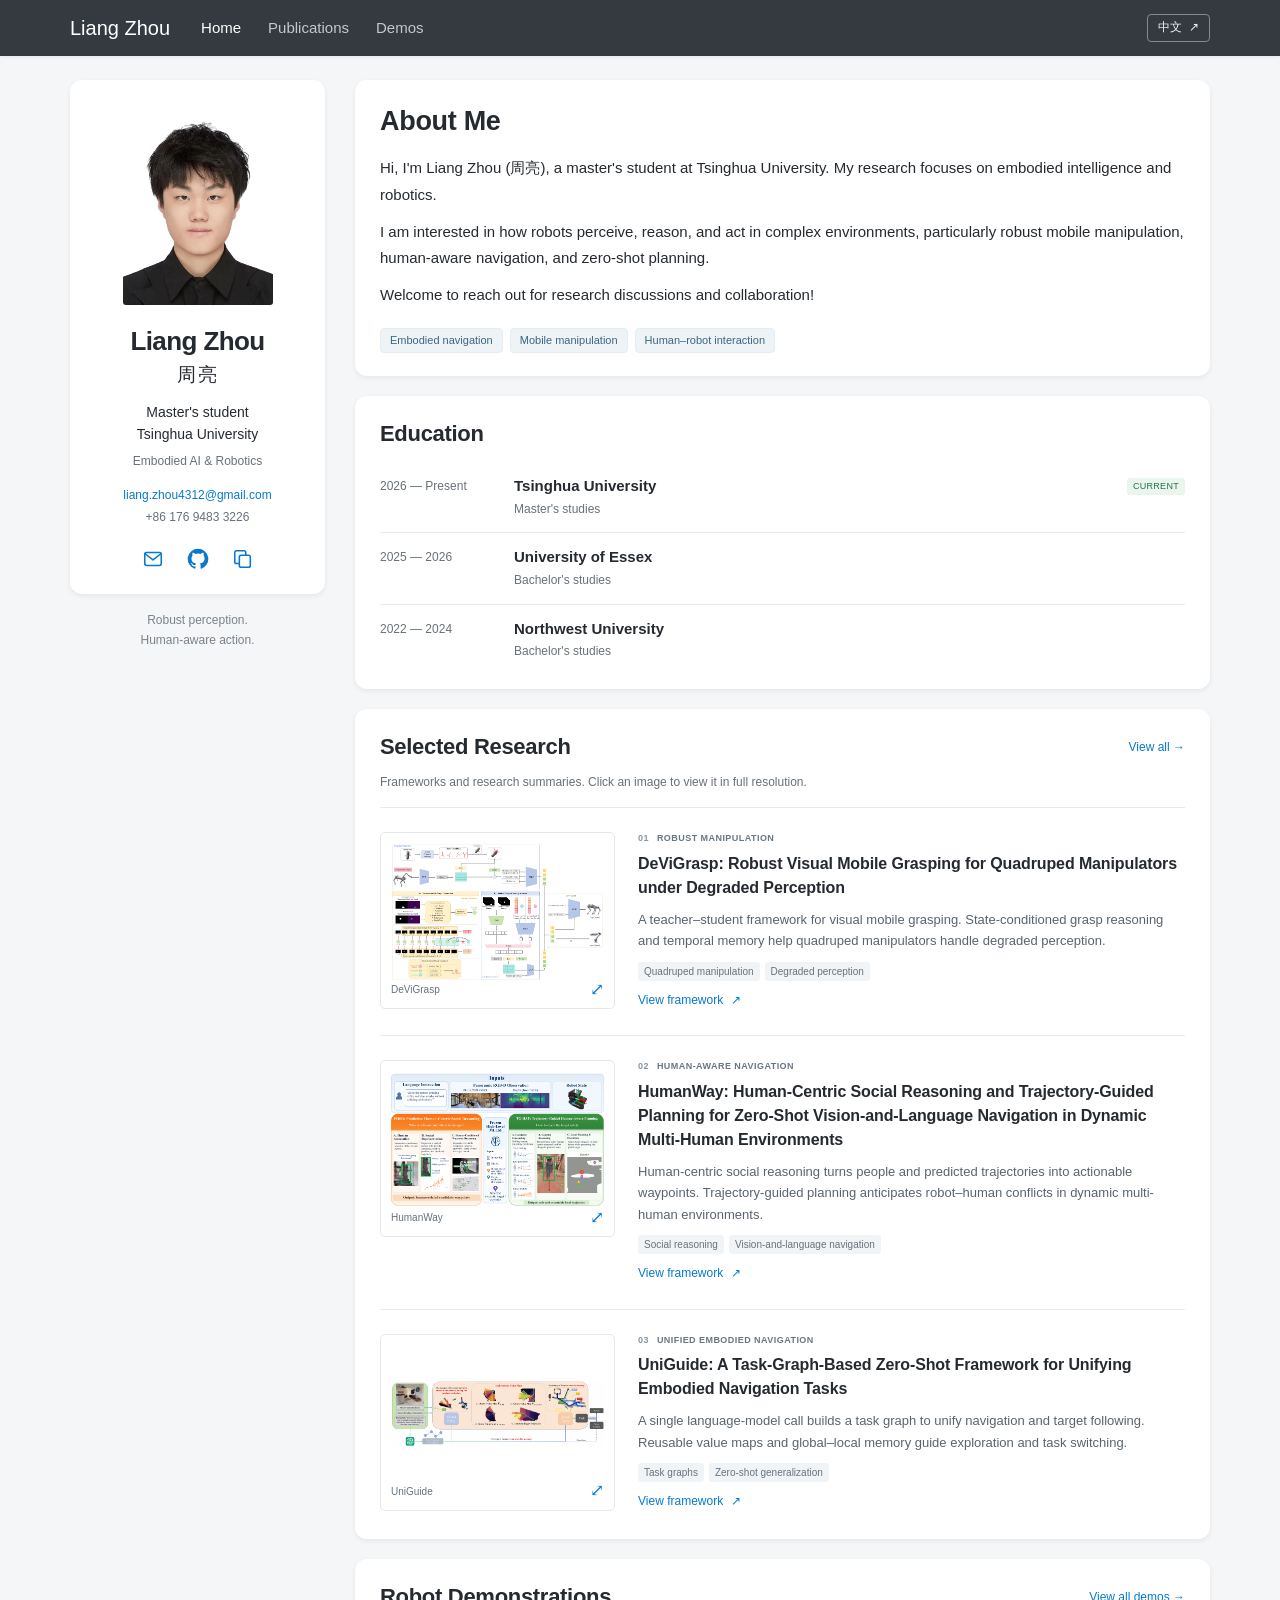
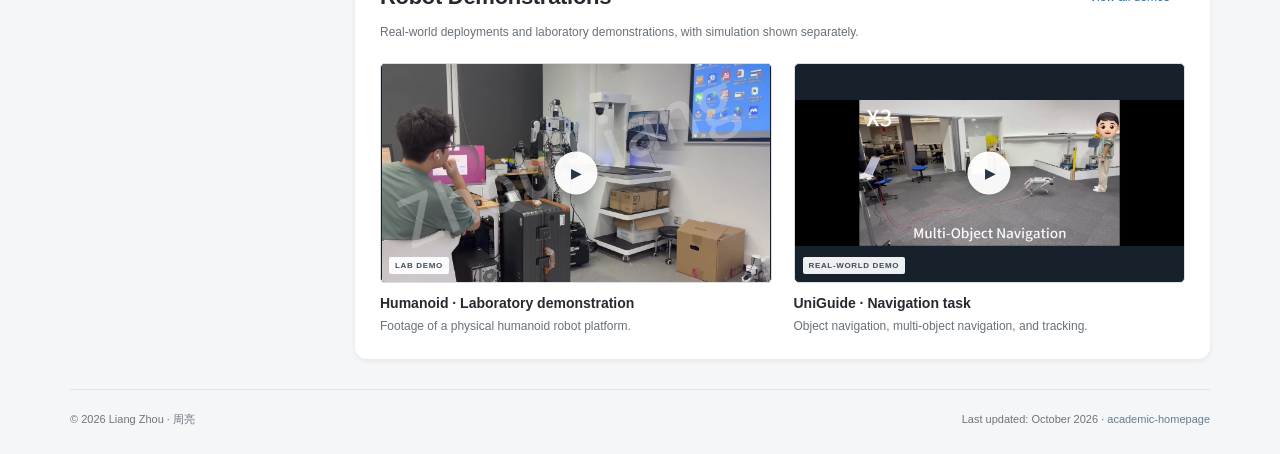
<file: index.html>
<!doctype html>
<html lang="en">
<head>
<meta charset="utf-8"><meta name="viewport" content="width=device-width,initial-scale=1"><meta name="theme-color" content="#343a40">
<title>Homepage - Liang Zhou · 周亮</title>
<meta name="description" content="Liang Zhou (周亮), master's student at Tsinghua University. Research in embodied navigation, human-aware planning, and robust mobile manipulation.">
<meta name="author" content="Liang Zhou"><meta property="og:title" content="Liang Zhou · 周亮"><meta property="og:description" content="Embodied intelligence, robust mobile manipulation and human-aware navigation."><meta property="og:type" content="website"><meta property="og:image" content="https://liangzhou4312-afk.github.io/assets/images/liang-zhou.jpg">
<link rel="canonical" href="https://liangzhou4312-afk.github.io/">
<link rel="icon" type="image/svg+xml" href="assets/icons/favicon.svg"><link rel="stylesheet" href="styles.css"><script defer src="script.js"></script>
</head>
<body data-page="home">
<a class="skip-link" href="#main" data-i18n="skip">Skip to content</a>
<header class="site-header"><div class="nav-wrap"><a class="wordmark" href="index.html">Liang Zhou</a><nav aria-label="Main navigation"><a href="index.html" data-i18n="navHome" class="active" aria-current="page">Home</a><a href="publications.html" data-i18n="navPublications">Publications</a><a href="showcase.html" data-i18n="navDemos">Demos</a></nav><button id="language-toggle" class="language-toggle" type="button" aria-label="切换到中文">中文</button></div></header>
<div class="site-layout"><aside class="profile-sidebar" aria-label="Personal profile">
  <div class="profile-card">
    <a href="index.html" class="portrait-link"><img class="portrait" src="assets/images/liang-zhou.jpg" width="150" height="200" alt="Portrait of Liang Zhou" fetchpriority="high"></a>
    <h1 class="profile-name">Liang Zhou <span lang="zh-CN">周亮</span></h1>
    <p class="profile-role" data-i18n="degreeRole">Master's student</p>
    <p class="profile-university">Tsinghua University</p>
    <p class="profile-field" data-i18n="profileField">Embodied AI & Robotics</p>
    <a class="profile-email" href="mailto:liang.zhou4312@gmail.com">liang.zhou4312@gmail.com</a>
    <a class="profile-phone" href="tel:+8617694833226">+86 176 9483 3226</a>
    <div class="profile-socials"><a href="mailto:liang.zhou4312@gmail.com" aria-label="Email Liang Zhou"><svg aria-hidden="true"><use href="#icon-mail"/></svg></a><a href="https://github.com/liangzhou4312-afk" target="_blank" rel="noopener noreferrer" aria-label="Liang Zhou on GitHub"><svg aria-hidden="true"><use href="#icon-github"/></svg></a><button id="copy-email" type="button" aria-label="Copy email address" title="Copy email"><svg aria-hidden="true"><use href="#icon-copy"/></svg></button></div>
  </div>
  <p class="sidebar-note" data-i18n="sidebarNote">Robust perception.
Human-aware action.</p>
</aside><main id="main" class="main-column"><section id="about" class="panel about-panel">
  <h2 data-i18n="aboutHeading">About Me</h2>
  <p data-i18n="aboutIntro">Hi, I'm Liang Zhou (周亮), a master's student at Tsinghua University. My research focuses on embodied intelligence and robotics.</p>
  <p data-i18n="aboutResearch">I am interested in how robots perceive, reason, and act in complex environments, particularly robust mobile manipulation, human-aware navigation, and zero-shot planning.</p>
  <p data-i18n="aboutWelcome">Welcome to reach out for research discussions and collaboration!</p>
  <div class="interest-tags"><span data-i18n="interest1">Embodied navigation</span><span data-i18n="interest2">Mobile manipulation</span><span data-i18n="interest3">Human–robot interaction</span></div>
</section><section id="education" class="panel education-panel"><h2 data-i18n="educationHeading">Education</h2><div class="education-list">
        <div class="education-row current"><div class="education-date" data-i18n="tsinghuaDate">2026 — Present</div><div class="education-school"><h3>Tsinghua University</h3><p data-i18n="master">Master's studies</p></div><span class="education-status" data-i18n="current">CURRENT</span></div>
        <div class="education-row"><div class="education-date">2025 — 2026</div><div class="education-school"><h3>University of Essex</h3><p data-i18n="bachelor">Bachelor's studies</p></div></div>
        <div class="education-row"><div class="education-date">2022 — 2024</div><div class="education-school"><h3>Northwest University</h3><p data-i18n="bachelor">Bachelor's studies</p></div></div></div></section><section id="research" class="panel research-panel"><div class="panel-heading"><h2 data-i18n="researchHeading">Selected Research</h2><a class="section-more" href="publications.html" data-i18n="viewAllResearch">View all →</a></div><p class="panel-note" data-i18n="frameworkNote">Frameworks and research summaries. Click an image to view it in full resolution.</p><div class="research-list">
        <article class="research-item">
          <button class="framework-button" type="button" data-figure="assets/images/devigrasp-framework.png" data-figure-title="DeViGrasp — Framework" aria-label="Enlarge DeViGrasp framework">
            <img src="assets/images/devigrasp-framework.png" alt="DeViGrasp framework for visual mobile grasping under degraded perception" loading="lazy" width="1200" height="620">
            <span class="image-label">DeViGrasp <span aria-hidden="true">⤢</span></span>
          </button>
          <div class="research-copy"><div class="paper-kicker"><span>01</span><span data-i18n="deviCategory">ROBUST MANIPULATION</span></div><h3>DeViGrasp: Robust Visual Mobile Grasping for Quadruped Manipulators under Degraded Perception</h3><p data-i18n="deviSummary">A teacher–student framework for visual mobile grasping. State-conditioned grasp reasoning and temporal memory help quadruped manipulators handle degraded perception.</p><div class="tags"><span data-i18n="tagQuadruped">Quadruped manipulation</span><span data-i18n="tagPerception">Degraded perception</span></div><button class="inline-action" type="button" data-figure="assets/images/devigrasp-framework.png" data-figure-title="DeViGrasp — Framework"><span data-i18n="viewFramework">View framework</span><span aria-hidden="true">↗</span></button></div>
        </article>
        <article class="research-item">
          <button class="framework-button" type="button" data-figure="assets/images/humanway-framework.png" data-figure-title="HumanWay — Framework" aria-label="Enlarge HumanWay framework">
            <img src="assets/images/humanway-framework.png" alt="HumanWay framework for social reasoning and trajectory-guided navigation in dynamic multi-human environments" loading="lazy" width="1200" height="620">
            <span class="image-label">HumanWay <span aria-hidden="true">⤢</span></span>
          </button>
          <div class="research-copy"><div class="paper-kicker"><span>02</span><span data-i18n="humanCategory">HUMAN-AWARE NAVIGATION</span></div><h3>HumanWay: Human-Centric Social Reasoning and Trajectory-Guided Planning for Zero-Shot Vision-and-Language Navigation in Dynamic Multi-Human Environments</h3><p data-i18n="humanSummary">Human-centric social reasoning turns people and predicted trajectories into actionable waypoints. Trajectory-guided planning anticipates robot–human conflicts in dynamic multi-human environments.</p><div class="tags"><span data-i18n="tagSocial">Social reasoning</span><span data-i18n="tagVLN">Vision-and-language navigation</span></div><button class="inline-action" type="button" data-figure="assets/images/humanway-framework.png" data-figure-title="HumanWay — Framework"><span data-i18n="viewFramework">View framework</span><span aria-hidden="true">↗</span></button></div>
        </article>
        <article class="research-item">
          <button class="framework-button" type="button" data-figure="assets/images/uniguide-framework.png" data-figure-title="UniGuide — Framework" aria-label="Enlarge UniGuide framework">
            <img src="assets/images/uniguide-framework.png" alt="UniGuide execution framework unifying embodied navigation through task graphs" loading="lazy" width="1200" height="620">
            <span class="image-label">UniGuide <span aria-hidden="true">⤢</span></span>
          </button>
          <div class="research-copy"><div class="paper-kicker"><span>03</span><span data-i18n="uniCategory">UNIFIED EMBODIED NAVIGATION</span></div><h3>UniGuide: A Task-Graph-Based Zero-Shot Framework for Unifying Embodied Navigation Tasks</h3><p data-i18n="uniSummary">A single language-model call builds a task graph to unify navigation and target following. Reusable value maps and global–local memory guide exploration and task switching.</p><div class="tags"><span data-i18n="tagGraph">Task graphs</span><span data-i18n="tagZero">Zero-shot generalization</span></div><button class="inline-action" type="button" data-figure="assets/images/uniguide-framework.png" data-figure-title="UniGuide — Framework"><span data-i18n="viewFramework">View framework</span><span aria-hidden="true">↗</span></button></div>
        </article></div></section><section id="demos" class="panel demos-panel"><div class="panel-heading"><h2 data-i18n="allDemosHeading">Robot Demonstrations</h2><a class="section-more" href="showcase.html" data-i18n="viewAllDemos">View all demos →</a></div><p class="panel-note" data-i18n="demoPageNote">Real-world deployments and laboratory demonstrations, with simulation shown separately.</p><div class="video-grid"><article class="video-card"><button class="video-preview" type="button" data-video="assets/videos/humanoid-lab-demo.mp4" data-title-key="videoHumanoid" aria-label="Play humanoid robot laboratory demonstration"><img src="assets/images/video-humanoid.jpg" alt="Humanoid robot in a laboratory" width="1280" height="720" loading="lazy"><span class="play-button" aria-hidden="true">▶</span><span class="video-badge" data-i18n="badgeLab">LAB DEMO</span></button><div class="video-caption"><h3 data-i18n="videoHumanoid">Humanoid · Laboratory demonstration</h3><p data-i18n="videoHumanoidText">Footage of a physical humanoid robot platform.</p></div></article><article class="video-card"><button class="video-preview" type="button" data-video="assets/videos/uniguide-deployment.mp4" data-title-key="videoUni" aria-label="Play UniGuide demonstration"><img src="assets/images/video-uniguide.jpg" alt="UniGuide navigation demonstration" width="1280" height="720" loading="lazy"><span class="play-button" aria-hidden="true">▶</span><span class="video-badge" data-i18n="badgeDeployment">REAL-WORLD DEMO</span></button><div class="video-caption"><h3 data-i18n="videoUni">UniGuide · Navigation task</h3><p data-i18n="videoUniText">Object navigation, multi-object navigation, and tracking.</p></div></article></div></section></main></div>
<footer class="site-footer"><span>© <span id="year">2026</span> Liang Zhou · 周亮</span><span><span data-i18n="lastUpdated">Last updated: October 2026</span> · <a href="https://github.com/luost26/academic-homepage" target="_blank" rel="noopener noreferrer">academic-homepage</a></span></footer>
  <dialog id="media-dialog" aria-labelledby="dialog-title"><div class="dialog-toolbar"><h2 id="dialog-title"></h2><button id="close-dialog" type="button" aria-label="Close viewer"><span aria-hidden="true">×</span></button></div><div id="dialog-content"></div></dialog>
<div id="toast" role="status" aria-live="polite"></div>
  <svg class="icon-sprite" xmlns="http://www.w3.org/2000/svg" aria-hidden="true"><symbol id="icon-github" viewBox="0 0 24 24"><path fill="currentColor" d="M12 .8a11.2 11.2 0 0 0-3.54 21.83c.56.1.77-.24.77-.54v-2.17c-3.12.68-3.78-1.33-3.78-1.33-.5-1.3-1.24-1.65-1.24-1.65-1.02-.7.08-.69.08-.69 1.13.08 1.73 1.16 1.73 1.16 1 1.72 2.63 1.22 3.27.94.1-.73.4-1.22.71-1.5-2.49-.29-5.1-1.25-5.1-5.54 0-1.23.44-2.23 1.15-3.02-.12-.28-.5-1.43.11-2.98 0 0 .94-.3 3.08 1.16a10.7 10.7 0 0 1 5.6 0c2.13-1.45 3.07-1.16 3.07-1.16.61 1.55.23 2.7.12 2.98.71.79 1.14 1.79 1.14 3.02 0 4.3-2.61 5.25-5.11 5.53.4.35.76 1.03.76 2.08v3.17c0 .3.2.65.77.54A11.2 11.2 0 0 0 12 .8Z"/></symbol><symbol id="icon-mail" viewBox="0 0 24 24"><g fill="none" stroke="currentColor" stroke-width="1.7" stroke-linecap="round" stroke-linejoin="round"><rect x="3" y="5" width="18" height="14" rx="2"/><path d="m3 6 9 7 9-7"/></g></symbol><symbol id="icon-copy" viewBox="0 0 24 24"><g fill="none" stroke="currentColor" stroke-width="1.7" stroke-linecap="round"><rect x="8" y="8" width="12" height="13" rx="2"/><path d="M15 8V5a2 2 0 0 0-2-2H5a2 2 0 0 0-2 2v10a2 2 0 0 0 2 2h3"/></g></symbol><symbol id="icon-phone" viewBox="0 0 24 24"><path d="m7 3 3 5-2.5 2a15 15 0 0 0 6.5 6.5l2-2.5 5 3c-.5 3-2 4-4 4C10 21 3 14 3 7c0-2 1-3.5 4-4Z" fill="none" stroke="currentColor" stroke-width="1.7" stroke-linejoin="round"/></symbol></svg>
</body></html>
</file>
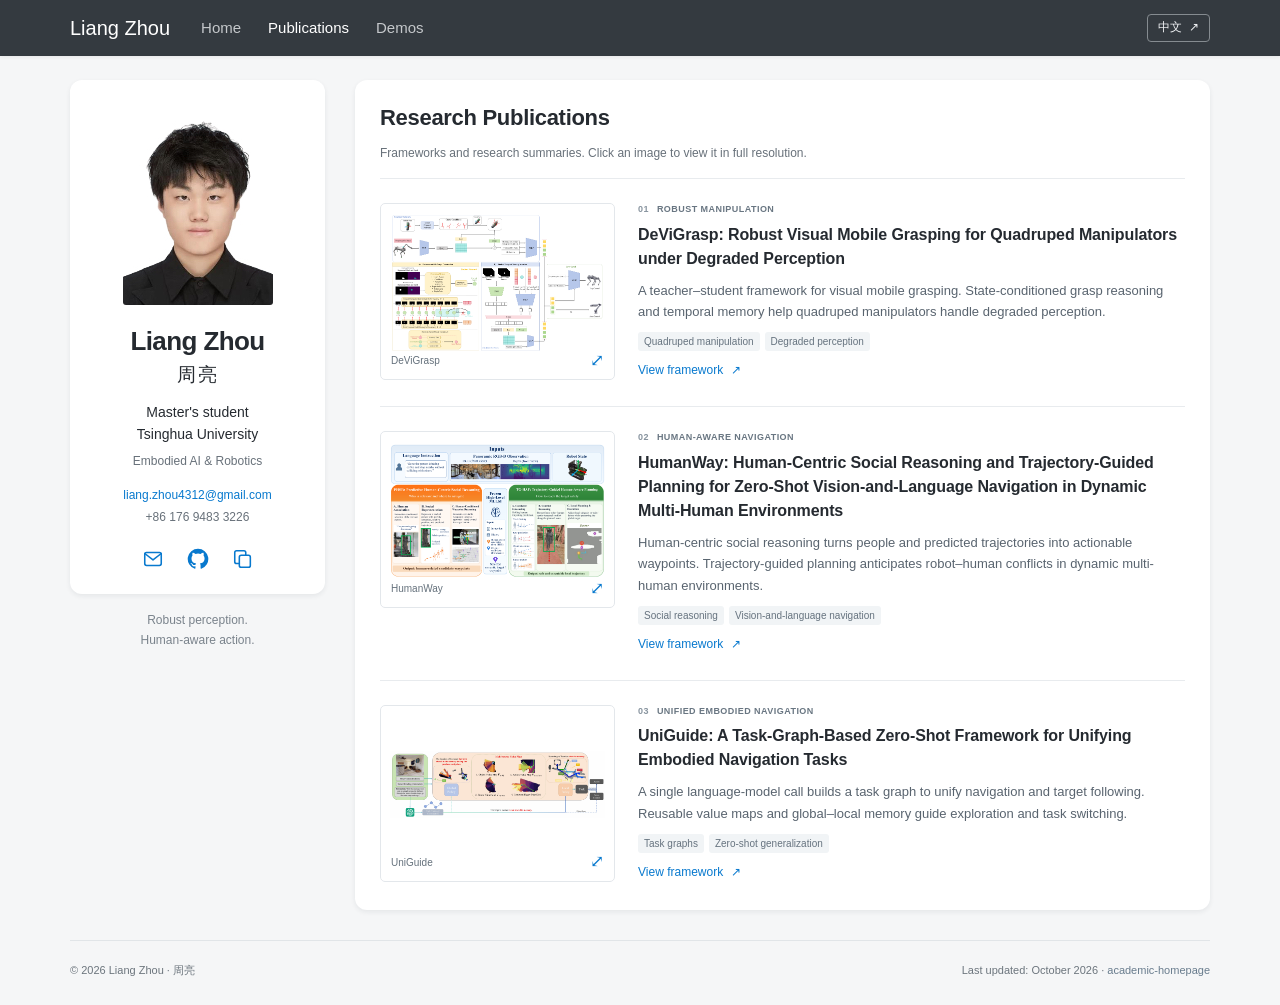
<file: publications.html>
<!doctype html>
<html lang="en">
<head>
<meta charset="utf-8"><meta name="viewport" content="width=device-width,initial-scale=1"><meta name="theme-color" content="#343a40">
<title>Research Publications - Liang Zhou · 周亮</title>
<meta name="description" content="Liang Zhou (周亮), master's student at Tsinghua University. Research in embodied navigation, human-aware planning, and robust mobile manipulation.">
<meta name="author" content="Liang Zhou"><meta property="og:title" content="Liang Zhou · 周亮"><meta property="og:description" content="Embodied intelligence, robust mobile manipulation and human-aware navigation."><meta property="og:type" content="website"><meta property="og:image" content="https://liangzhou4312-afk.github.io/assets/images/liang-zhou.jpg">
<link rel="canonical" href="https://liangzhou4312-afk.github.io/publications.html">
<link rel="icon" type="image/svg+xml" href="assets/icons/favicon.svg"><link rel="stylesheet" href="styles.css"><script defer src="script.js"></script>
</head>
<body data-page="publications">
<a class="skip-link" href="#main" data-i18n="skip">Skip to content</a>
<header class="site-header"><div class="nav-wrap"><a class="wordmark" href="index.html">Liang Zhou</a><nav aria-label="Main navigation"><a href="index.html" data-i18n="navHome">Home</a><a href="publications.html" data-i18n="navPublications" class="active" aria-current="page">Publications</a><a href="showcase.html" data-i18n="navDemos">Demos</a></nav><button id="language-toggle" class="language-toggle" type="button" aria-label="切换到中文">中文</button></div></header>
<div class="site-layout"><aside class="profile-sidebar" aria-label="Personal profile">
  <div class="profile-card">
    <a href="index.html" class="portrait-link"><img class="portrait" src="assets/images/liang-zhou.jpg" width="150" height="200" alt="Portrait of Liang Zhou" fetchpriority="high"></a>
    <h1 class="profile-name">Liang Zhou <span lang="zh-CN">周亮</span></h1>
    <p class="profile-role" data-i18n="degreeRole">Master's student</p>
    <p class="profile-university">Tsinghua University</p>
    <p class="profile-field" data-i18n="profileField">Embodied AI & Robotics</p>
    <a class="profile-email" href="mailto:liang.zhou4312@gmail.com">liang.zhou4312@gmail.com</a>
    <a class="profile-phone" href="tel:+8617694833226">+86 176 9483 3226</a>
    <div class="profile-socials"><a href="mailto:liang.zhou4312@gmail.com" aria-label="Email Liang Zhou"><svg aria-hidden="true"><use href="#icon-mail"/></svg></a><a href="https://github.com/liangzhou4312-afk" target="_blank" rel="noopener noreferrer" aria-label="Liang Zhou on GitHub"><svg aria-hidden="true"><use href="#icon-github"/></svg></a><button id="copy-email" type="button" aria-label="Copy email address" title="Copy email"><svg aria-hidden="true"><use href="#icon-copy"/></svg></button></div>
  </div>
  <p class="sidebar-note" data-i18n="sidebarNote">Robust perception.
Human-aware action.</p>
</aside><main id="main" class="main-column"><section id="research" class="panel research-panel"><div class="panel-heading"><h2 data-i18n="allResearchHeading">Research Publications</h2></div><p class="panel-note" data-i18n="frameworkNote">Frameworks and research summaries. Click an image to view it in full resolution.</p><div class="research-list">
        <article class="research-item">
          <button class="framework-button" type="button" data-figure="assets/images/devigrasp-framework.png" data-figure-title="DeViGrasp — Framework" aria-label="Enlarge DeViGrasp framework">
            <img src="assets/images/devigrasp-framework.png" alt="DeViGrasp framework for visual mobile grasping under degraded perception" loading="lazy" width="1200" height="620">
            <span class="image-label">DeViGrasp <span aria-hidden="true">⤢</span></span>
          </button>
          <div class="research-copy"><div class="paper-kicker"><span>01</span><span data-i18n="deviCategory">ROBUST MANIPULATION</span></div><h3>DeViGrasp: Robust Visual Mobile Grasping for Quadruped Manipulators under Degraded Perception</h3><p data-i18n="deviSummary">A teacher–student framework for visual mobile grasping. State-conditioned grasp reasoning and temporal memory help quadruped manipulators handle degraded perception.</p><div class="tags"><span data-i18n="tagQuadruped">Quadruped manipulation</span><span data-i18n="tagPerception">Degraded perception</span></div><button class="inline-action" type="button" data-figure="assets/images/devigrasp-framework.png" data-figure-title="DeViGrasp — Framework"><span data-i18n="viewFramework">View framework</span><span aria-hidden="true">↗</span></button></div>
        </article>
        <article class="research-item">
          <button class="framework-button" type="button" data-figure="assets/images/humanway-framework.png" data-figure-title="HumanWay — Framework" aria-label="Enlarge HumanWay framework">
            <img src="assets/images/humanway-framework.png" alt="HumanWay framework for social reasoning and trajectory-guided navigation in dynamic multi-human environments" loading="lazy" width="1200" height="620">
            <span class="image-label">HumanWay <span aria-hidden="true">⤢</span></span>
          </button>
          <div class="research-copy"><div class="paper-kicker"><span>02</span><span data-i18n="humanCategory">HUMAN-AWARE NAVIGATION</span></div><h3>HumanWay: Human-Centric Social Reasoning and Trajectory-Guided Planning for Zero-Shot Vision-and-Language Navigation in Dynamic Multi-Human Environments</h3><p data-i18n="humanSummary">Human-centric social reasoning turns people and predicted trajectories into actionable waypoints. Trajectory-guided planning anticipates robot–human conflicts in dynamic multi-human environments.</p><div class="tags"><span data-i18n="tagSocial">Social reasoning</span><span data-i18n="tagVLN">Vision-and-language navigation</span></div><button class="inline-action" type="button" data-figure="assets/images/humanway-framework.png" data-figure-title="HumanWay — Framework"><span data-i18n="viewFramework">View framework</span><span aria-hidden="true">↗</span></button></div>
        </article>
        <article class="research-item">
          <button class="framework-button" type="button" data-figure="assets/images/uniguide-framework.png" data-figure-title="UniGuide — Framework" aria-label="Enlarge UniGuide framework">
            <img src="assets/images/uniguide-framework.png" alt="UniGuide execution framework unifying embodied navigation through task graphs" loading="lazy" width="1200" height="620">
            <span class="image-label">UniGuide <span aria-hidden="true">⤢</span></span>
          </button>
          <div class="research-copy"><div class="paper-kicker"><span>03</span><span data-i18n="uniCategory">UNIFIED EMBODIED NAVIGATION</span></div><h3>UniGuide: A Task-Graph-Based Zero-Shot Framework for Unifying Embodied Navigation Tasks</h3><p data-i18n="uniSummary">A single language-model call builds a task graph to unify navigation and target following. Reusable value maps and global–local memory guide exploration and task switching.</p><div class="tags"><span data-i18n="tagGraph">Task graphs</span><span data-i18n="tagZero">Zero-shot generalization</span></div><button class="inline-action" type="button" data-figure="assets/images/uniguide-framework.png" data-figure-title="UniGuide — Framework"><span data-i18n="viewFramework">View framework</span><span aria-hidden="true">↗</span></button></div>
        </article></div></section></main></div>
<footer class="site-footer"><span>© <span id="year">2026</span> Liang Zhou · 周亮</span><span><span data-i18n="lastUpdated">Last updated: October 2026</span> · <a href="https://github.com/luost26/academic-homepage" target="_blank" rel="noopener noreferrer">academic-homepage</a></span></footer>
  <dialog id="media-dialog" aria-labelledby="dialog-title"><div class="dialog-toolbar"><h2 id="dialog-title"></h2><button id="close-dialog" type="button" aria-label="Close viewer"><span aria-hidden="true">×</span></button></div><div id="dialog-content"></div></dialog>
<div id="toast" role="status" aria-live="polite"></div>
  <svg class="icon-sprite" xmlns="http://www.w3.org/2000/svg" aria-hidden="true"><symbol id="icon-github" viewBox="0 0 24 24"><path fill="currentColor" d="M12 .8a11.2 11.2 0 0 0-3.54 21.83c.56.1.77-.24.77-.54v-2.17c-3.12.68-3.78-1.33-3.78-1.33-.5-1.3-1.24-1.65-1.24-1.65-1.02-.7.08-.69.08-.69 1.13.08 1.73 1.16 1.73 1.16 1 1.72 2.63 1.22 3.27.94.1-.73.4-1.22.71-1.5-2.49-.29-5.1-1.25-5.1-5.54 0-1.23.44-2.23 1.15-3.02-.12-.28-.5-1.43.11-2.98 0 0 .94-.3 3.08 1.16a10.7 10.7 0 0 1 5.6 0c2.13-1.45 3.07-1.16 3.07-1.16.61 1.55.23 2.7.12 2.98.71.79 1.14 1.79 1.14 3.02 0 4.3-2.61 5.25-5.11 5.53.4.35.76 1.03.76 2.08v3.17c0 .3.2.65.77.54A11.2 11.2 0 0 0 12 .8Z"/></symbol><symbol id="icon-mail" viewBox="0 0 24 24"><g fill="none" stroke="currentColor" stroke-width="1.7" stroke-linecap="round" stroke-linejoin="round"><rect x="3" y="5" width="18" height="14" rx="2"/><path d="m3 6 9 7 9-7"/></g></symbol><symbol id="icon-copy" viewBox="0 0 24 24"><g fill="none" stroke="currentColor" stroke-width="1.7" stroke-linecap="round"><rect x="8" y="8" width="12" height="13" rx="2"/><path d="M15 8V5a2 2 0 0 0-2-2H5a2 2 0 0 0-2 2v10a2 2 0 0 0 2 2h3"/></g></symbol><symbol id="icon-phone" viewBox="0 0 24 24"><path d="m7 3 3 5-2.5 2a15 15 0 0 0 6.5 6.5l2-2.5 5 3c-.5 3-2 4-4 4C10 21 3 14 3 7c0-2 1-3.5 4-4Z" fill="none" stroke="currentColor" stroke-width="1.7" stroke-linejoin="round"/></symbol></svg>
</body></html>
</file>
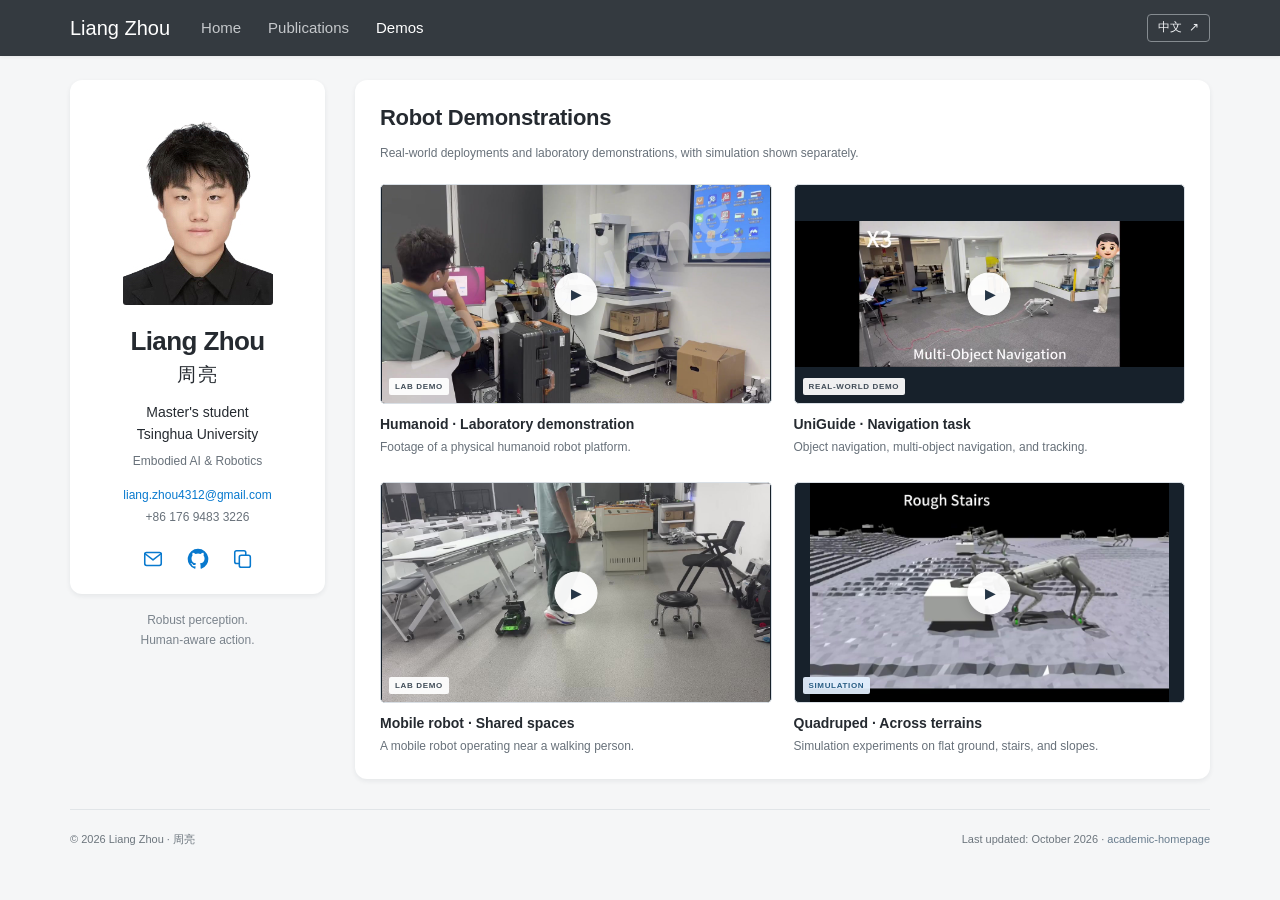
<file: showcase.html>
<!doctype html>
<html lang="en">
<head>
<meta charset="utf-8"><meta name="viewport" content="width=device-width,initial-scale=1"><meta name="theme-color" content="#343a40">
<title>Robot Demonstrations - Liang Zhou · 周亮</title>
<meta name="description" content="Liang Zhou (周亮), master's student at Tsinghua University. Research in embodied navigation, human-aware planning, and robust mobile manipulation.">
<meta name="author" content="Liang Zhou"><meta property="og:title" content="Liang Zhou · 周亮"><meta property="og:description" content="Embodied intelligence, robust mobile manipulation and human-aware navigation."><meta property="og:type" content="website"><meta property="og:image" content="https://liangzhou4312-afk.github.io/assets/images/liang-zhou.jpg">
<link rel="canonical" href="https://liangzhou4312-afk.github.io/showcase.html">
<link rel="icon" type="image/svg+xml" href="assets/icons/favicon.svg"><link rel="stylesheet" href="styles.css"><script defer src="script.js"></script>
</head>
<body data-page="showcase">
<a class="skip-link" href="#main" data-i18n="skip">Skip to content</a>
<header class="site-header"><div class="nav-wrap"><a class="wordmark" href="index.html">Liang Zhou</a><nav aria-label="Main navigation"><a href="index.html" data-i18n="navHome">Home</a><a href="publications.html" data-i18n="navPublications">Publications</a><a href="showcase.html" data-i18n="navDemos" class="active" aria-current="page">Demos</a></nav><button id="language-toggle" class="language-toggle" type="button" aria-label="切换到中文">中文</button></div></header>
<div class="site-layout"><aside class="profile-sidebar" aria-label="Personal profile">
  <div class="profile-card">
    <a href="index.html" class="portrait-link"><img class="portrait" src="assets/images/liang-zhou.jpg" width="150" height="200" alt="Portrait of Liang Zhou" fetchpriority="high"></a>
    <h1 class="profile-name">Liang Zhou <span lang="zh-CN">周亮</span></h1>
    <p class="profile-role" data-i18n="degreeRole">Master's student</p>
    <p class="profile-university">Tsinghua University</p>
    <p class="profile-field" data-i18n="profileField">Embodied AI & Robotics</p>
    <a class="profile-email" href="mailto:liang.zhou4312@gmail.com">liang.zhou4312@gmail.com</a>
    <a class="profile-phone" href="tel:+8617694833226">+86 176 9483 3226</a>
    <div class="profile-socials"><a href="mailto:liang.zhou4312@gmail.com" aria-label="Email Liang Zhou"><svg aria-hidden="true"><use href="#icon-mail"/></svg></a><a href="https://github.com/liangzhou4312-afk" target="_blank" rel="noopener noreferrer" aria-label="Liang Zhou on GitHub"><svg aria-hidden="true"><use href="#icon-github"/></svg></a><button id="copy-email" type="button" aria-label="Copy email address" title="Copy email"><svg aria-hidden="true"><use href="#icon-copy"/></svg></button></div>
  </div>
  <p class="sidebar-note" data-i18n="sidebarNote">Robust perception.
Human-aware action.</p>
</aside><main id="main" class="main-column"><section id="demos" class="panel demos-panel"><div class="panel-heading"><h2 data-i18n="allDemosHeading">Robot Demonstrations</h2></div><p class="panel-note" data-i18n="demoPageNote">Real-world deployments and laboratory demonstrations, with simulation shown separately.</p><div class="video-grid">
          <article class="video-card"><button class="video-preview" type="button" data-video="assets/videos/humanoid-lab-demo.mp4" data-title-key="videoHumanoid" aria-label="Play humanoid robot laboratory demonstration"><img src="assets/images/video-humanoid.jpg" alt="Humanoid robot in a laboratory" width="1280" height="720" loading="lazy"><span class="play-button" aria-hidden="true">▶</span><span class="video-badge" data-i18n="badgeLab">LAB DEMO</span></button><div class="video-caption"><h3 data-i18n="videoHumanoid">Humanoid · Laboratory demonstration</h3><p data-i18n="videoHumanoidText">Footage of a physical humanoid robot platform.</p></div></article>
          <article class="video-card"><button class="video-preview" type="button" data-video="assets/videos/uniguide-deployment.mp4" data-title-key="videoUni" aria-label="Play UniGuide demonstration"><img src="assets/images/video-uniguide.jpg" alt="UniGuide navigation demonstration" width="1280" height="720" loading="lazy"><span class="play-button" aria-hidden="true">▶</span><span class="video-badge" data-i18n="badgeDeployment">REAL-WORLD DEMO</span></button><div class="video-caption"><h3 data-i18n="videoUni">UniGuide · Navigation task</h3><p data-i18n="videoUniText">Object navigation, multi-object navigation, and tracking.</p></div></article>
          <article class="video-card"><button class="video-preview" type="button" data-video="assets/videos/mobile-robot-human-demo.mp4" data-title-key="videoMobile" aria-label="Play mobile robot laboratory demonstration"><img src="assets/images/video-mobile-robot.jpg" alt="Mobile robot moving near a person in a laboratory" width="1280" height="720" loading="lazy"><span class="play-button" aria-hidden="true">▶</span><span class="video-badge" data-i18n="badgeLab">LAB DEMO</span></button><div class="video-caption"><h3 data-i18n="videoMobile">Mobile robot · Shared spaces</h3><p data-i18n="videoMobileText">A mobile robot operating near a walking person.</p></div></article>
          <article class="video-card"><button class="video-preview" type="button" data-video="assets/videos/quadruped-terrain-simulation.mp4" data-title-key="videoQuad" aria-label="Play quadruped simulation"><img src="assets/images/video-quadruped.jpg" alt="Simulated quadruped manipulator on varied terrain" width="1280" height="720" loading="lazy"><span class="play-button" aria-hidden="true">▶</span><span class="video-badge simulation" data-i18n="badgeSim">SIMULATION</span></button><div class="video-caption"><h3 data-i18n="videoQuad">Quadruped · Across terrains</h3><p data-i18n="videoQuadText">Simulation experiments on flat ground, stairs, and slopes.</p></div></article></div></section></main></div>
<footer class="site-footer"><span>© <span id="year">2026</span> Liang Zhou · 周亮</span><span><span data-i18n="lastUpdated">Last updated: October 2026</span> · <a href="https://github.com/luost26/academic-homepage" target="_blank" rel="noopener noreferrer">academic-homepage</a></span></footer>
  <dialog id="media-dialog" aria-labelledby="dialog-title"><div class="dialog-toolbar"><h2 id="dialog-title"></h2><button id="close-dialog" type="button" aria-label="Close viewer"><span aria-hidden="true">×</span></button></div><div id="dialog-content"></div></dialog>
<div id="toast" role="status" aria-live="polite"></div>
  <svg class="icon-sprite" xmlns="http://www.w3.org/2000/svg" aria-hidden="true"><symbol id="icon-github" viewBox="0 0 24 24"><path fill="currentColor" d="M12 .8a11.2 11.2 0 0 0-3.54 21.83c.56.1.77-.24.77-.54v-2.17c-3.12.68-3.78-1.33-3.78-1.33-.5-1.3-1.24-1.65-1.24-1.65-1.02-.7.08-.69.08-.69 1.13.08 1.73 1.16 1.73 1.16 1 1.72 2.63 1.22 3.27.94.1-.73.4-1.22.71-1.5-2.49-.29-5.1-1.25-5.1-5.54 0-1.23.44-2.23 1.15-3.02-.12-.28-.5-1.43.11-2.98 0 0 .94-.3 3.08 1.16a10.7 10.7 0 0 1 5.6 0c2.13-1.45 3.07-1.16 3.07-1.16.61 1.55.23 2.7.12 2.98.71.79 1.14 1.79 1.14 3.02 0 4.3-2.61 5.25-5.11 5.53.4.35.76 1.03.76 2.08v3.17c0 .3.2.65.77.54A11.2 11.2 0 0 0 12 .8Z"/></symbol><symbol id="icon-mail" viewBox="0 0 24 24"><g fill="none" stroke="currentColor" stroke-width="1.7" stroke-linecap="round" stroke-linejoin="round"><rect x="3" y="5" width="18" height="14" rx="2"/><path d="m3 6 9 7 9-7"/></g></symbol><symbol id="icon-copy" viewBox="0 0 24 24"><g fill="none" stroke="currentColor" stroke-width="1.7" stroke-linecap="round"><rect x="8" y="8" width="12" height="13" rx="2"/><path d="M15 8V5a2 2 0 0 0-2-2H5a2 2 0 0 0-2 2v10a2 2 0 0 0 2 2h3"/></g></symbol><symbol id="icon-phone" viewBox="0 0 24 24"><path d="m7 3 3 5-2.5 2a15 15 0 0 0 6.5 6.5l2-2.5 5 3c-.5 3-2 4-4 4C10 21 3 14 3 7c0-2 1-3.5 4-4Z" fill="none" stroke="currentColor" stroke-width="1.7" stroke-linejoin="round"/></symbol></svg>
</body></html>
</file>
<file: styles.css>
:root {
  --bg: #f5f6f7;
  --paper: #fff;
  --ink: #252a30;
  --muted: #68717a;
  --line: #e8ebee;
  --accent: #0879ce;
  --accent-light: #edf5fc;
  --nav: #343a40;
  --shadow: 0 2px 5px rgba(28, 38, 48, .075);
  font-family: -apple-system, BlinkMacSystemFont, "Segoe UI", Arial, "PingFang SC", "Microsoft YaHei", sans-serif;
}

* { box-sizing: border-box; }
html { scroll-behavior: smooth; scroll-padding-top: 82px; }
body { margin: 0; color: var(--ink); background: var(--bg); font-size: 15px; line-height: 1.65; -webkit-font-smoothing: antialiased; }
button, input { font: inherit; }
button { cursor: pointer; color: inherit; }
a { color: var(--accent); text-decoration: none; }
a:hover { text-decoration: underline; text-underline-offset: 3px; }
a, button { -webkit-tap-highlight-color: transparent; }
a:focus-visible, button:focus-visible { outline: 3px solid #218bd5; outline-offset: 4px; }
img { display: block; max-width: 100%; }
svg { width: 21px; height: 21px; flex-shrink: 0; }
h1, h2, h3, p { margin: 0; }
::selection { background: #d1e8fa; }

.site-header { position: sticky; top: 0; z-index: 30; background: var(--nav); box-shadow: 0 1px 4px #0001; }
.nav-wrap { width: min(1140px, calc(100% - 40px)); min-height: 56px; margin: auto; display: flex; align-items: center; gap: 31px; }
.wordmark { color: #fff; font-size: 20px; font-weight: 500; white-space: nowrap; }
.wordmark:hover { color: #fff; text-decoration: none; }
nav { display: flex; align-items: center; gap: 27px; }
nav a { color: #c5c8cb; font-size: 15px; padding: 15px 0; line-height: 26px; }
nav a:hover, nav a.active { color: #fff; text-decoration: none; }
.language-toggle { margin-left: auto; padding: 3px 10px; background: transparent; color: #f1f3f5; border: 1px solid #858b90; border-radius: 4px; font-size: 12px; white-space: nowrap; }
.language-toggle:hover { background: #ffffff16; }
.language-toggle span { margin-left: 4px; }
.site-header a:focus-visible, .site-header button:focus-visible { outline-color: #a0d8ff; }

.site-layout { width: min(1140px, calc(100% - 40px)); margin: 24px auto 0; display: grid; grid-template-columns: 255px minmax(0, 1fr); align-items: start; gap: 30px; }
.profile-sidebar { position: sticky; top: 80px; min-width: 0; }
.profile-card { padding: 25px 21px 20px; background: var(--paper); border-radius: 12px; box-shadow: var(--shadow); text-align: center; }
.portrait-link { display: block; width: 150px; margin: 0 auto 19px; border-radius: 3px; }
.portrait { width: 150px; height: 200px; object-fit: contain; background: #fff; border-radius: 3px; }
.profile-name { font-size: 26px; font-weight: 650; line-height: 1.35; letter-spacing: -.6px; }
.profile-name span { display: block; margin-top: 3px; font-size: 19px; font-weight: 400; letter-spacing: 2px; }
.profile-role { margin-top: 13px; font-size: 14px; line-height: 1.6; }
.profile-university { font-size: 14px; line-height: 1.6; }
.profile-field { color: var(--muted); font-size: 12px; margin-top: 6px; }
.profile-email { display: block; margin-top: 15px; font-size: 12px; overflow-wrap: anywhere; }
.profile-phone { display: block; margin-top: 2px; color: var(--muted); font-size: 12px; }
.profile-socials { display: flex; align-items: center; justify-content: center; gap: 17px; margin-top: 16px; }
.profile-socials a, .profile-socials button { display: inline-flex; align-items: center; justify-content: center; width: 28px; height: 30px; padding: 0; border: none; background: transparent; color: var(--accent); border-radius: 3px; }
.profile-socials a:hover, .profile-socials button:hover { background: var(--accent-light); }
.profile-socials svg { width: 22px; height: 22px; }
.sidebar-note { margin: 16px 12px 0; text-align: center; color: #7a838c; font-size: 12px; line-height: 1.7; white-space: pre-line; }
.main-column { min-width: 0; display: flex; flex-direction: column; gap: 20px; }
.panel { min-width: 0; padding: 23px 25px; background: var(--paper); border-radius: 12px; box-shadow: var(--shadow); }
.panel h2 { font-size: 22px; line-height: 1.35; font-weight: 650; letter-spacing: -.3px; }
.about-panel h2 { font-size: 27px; margin-bottom: 16px; }
.about-panel > p { margin-top: 11px; line-height: 1.75; }
.about-panel > p:first-of-type { margin-top: 0; }
.interest-tags { display: flex; flex-wrap: wrap; gap: 7px; margin-top: 19px; }
.interest-tags span { color: #3e657e; background: #edf3f7; border: 1px solid #e4edf3; padding: 2px 9px; border-radius: 4px; font-size: 11px; line-height: 1.8; }
.panel-heading { display: flex; align-items: center; justify-content: space-between; gap: 15px; }
.section-more { flex-shrink: 0; font-size: 12px; line-height: 1.5; }
.panel-note { margin-top: 10px; font-size: 12px; color: var(--muted); line-height: 1.7; }

.education-panel { padding-bottom: 14px; }
.education-list { margin-top: 13px; }
.education-row { display: flex; align-items: flex-start; gap: 22px; padding: 13px 0; border-top: 1px solid var(--line); }
.education-row:first-child { border-top: 0; }
.education-date { flex: 0 0 112px; padding-top: 2px; color: var(--muted); font-size: 12px; font-variant-numeric: tabular-nums; }
.education-school { min-width: 0; }
.education-school h3 { font-size: 15px; line-height: 1.5; font-weight: 600; }
.education-school p { margin-top: 2px; font-size: 12px; color: var(--muted); }
.education-status { margin-top: 3px; margin-left: auto; flex-shrink: 0; color: #237449; background: #eaf5ee; border-radius: 3px; font-size: 9px; letter-spacing: .3px; padding: 1px 6px; }

.research-item { display: grid; grid-template-columns: 235px minmax(0, 1fr); gap: 23px; align-items: start; padding: 24px 0; border-top: 1px solid var(--line); }
.research-item:first-child { margin-top: 15px; }
.research-item:last-child { padding-bottom: 3px; }
.framework-button { position: relative; display: block; width: 100%; border: 1px solid #e3e7eb; background: #fff; border-radius: 5px; padding: 10px 9px 27px; min-height: 176px; transition: border-color .18s, box-shadow .18s; }
.framework-button:hover { border-color: #8bbbe0; box-shadow: 0 2px 8px #1466a013; }
.framework-button img { width: 100%; height: 138px; object-fit: contain; }
.image-label { position: absolute; left: 10px; right: 10px; bottom: 6px; display: flex; align-items: center; justify-content: space-between; color: #65717c; font-size: 10px; line-height: 1.5; }
.image-label > span { color: var(--accent); font-size: 17px; }
.research-copy { min-width: 0; }
.paper-kicker { display: flex; align-items: center; gap: 8px; color: #697682; font-size: 9px; font-weight: 600; letter-spacing: .45px; line-height: 1.5; }
.paper-kicker > span:first-child { color: #88949f; }
.research-copy h3 { margin-top: 6px; font-size: 16px; line-height: 1.5; font-weight: 650; letter-spacing: -.12px; }
.research-copy > p { margin-top: 9px; color: #59646f; font-size: 13px; line-height: 1.65; }
.tags { display: flex; flex-wrap: wrap; gap: 5px; margin-top: 10px; }
.tags span { padding: 1px 6px; background: #f1f4f6; color: #66737f; border-radius: 3px; font-size: 10px; line-height: 1.7; }
.inline-action { display: inline-flex; gap: 8px; align-items: center; border: 0; padding: 0; background: transparent; color: var(--accent); font-size: 12px; line-height: 1.65; margin-top: 10px; }
.inline-action:hover { text-decoration: underline; text-underline-offset: 3px; }

.video-grid { display: grid; grid-template-columns: repeat(2, minmax(0, 1fr)); gap: 25px 22px; margin-top: 21px; }
.video-card { min-width: 0; }
.video-preview { position: relative; display: block; width: 100%; aspect-ratio: 16 / 9; padding: 0; background: #17212b; border: 1px solid #d9dfe5; border-radius: 5px; overflow: hidden; }
.video-preview > img { width: 100%; height: 100%; object-fit: contain; transition: opacity .2s; }
.video-preview:hover > img { opacity: .8; }
.play-button { position: absolute; top: 50%; left: 50%; transform: translate(-50%, -50%); display: flex; align-items: center; justify-content: center; width: 43px; height: 43px; padding-left: 2px; color: #263646; background: #fffffff0; border: 1px solid #fff; border-radius: 50%; font-size: 14px; box-shadow: 0 2px 12px #0003; transition: transform .2s; }
.video-preview:hover .play-button { transform: translate(-50%, -50%) scale(1.08); }
.video-badge { position: absolute; left: 8px; bottom: 8px; padding: 2px 6px; background: #ffffffed; color: #414d58; border-radius: 2px; font-size: 8px; font-weight: 650; letter-spacing: .65px; }
.video-badge.simulation { background: #e5f2ffed; color: #295d83; }
.video-caption { padding-top: 10px; }
.video-caption h3 { font-size: 14px; line-height: 1.5; font-weight: 600; }
.video-caption p { margin-top: 3px; font-size: 12px; line-height: 1.6; color: var(--muted); }

.site-footer { width: min(1140px, calc(100% - 40px)); margin: 30px auto 0; padding: 20px 0 25px; border-top: 1px solid #e1e5e8; display: flex; justify-content: space-between; gap: 16px; font-size: 11px; line-height: 1.7; color: #6c757d; }
.site-footer a { color: #687c8d; }
.skip-link { position: fixed; top: 5px; left: 12px; padding: 8px 16px; transform: translateY(-150%); color: #fff; background: #14598c; border-radius: 4px; z-index: 100; }
.skip-link:focus { transform: translateY(0); }
.icon-sprite { position: absolute; width: 0; height: 0; overflow: hidden; }

dialog { width: 1200px; max-width: calc(100vw - 40px); max-height: 92vh; padding: 0; border: 1px solid #dce2e7; border-radius: 10px; background: #fff; color: var(--ink); box-shadow: 0 20px 100px #0005; }
dialog::backdrop { background: #14202dbf; backdrop-filter: blur(4px); }
.dialog-toolbar { position: sticky; top: 0; z-index: 2; display: flex; align-items: center; justify-content: space-between; gap: 20px; padding: 12px 17px; border-bottom: 1px solid var(--line); background: #fff; }
.dialog-toolbar h2 { margin: 0; font-size: 14px; font-weight: 600; line-height: 1.5; }
.dialog-toolbar button { flex-shrink: 0; display: flex; align-items: center; justify-content: center; width: 33px; height: 33px; padding: 0; border: none; border-radius: 50%; background: #f0f3f6; color: #45515d; font-size: 25px; line-height: 1; }
.dialog-toolbar button:hover { background: #e1e8ee; }
.original-link { margin-left: auto; font-size: 12px; white-space: nowrap; }
.original-link[hidden] { display: none; }
#dialog-content { min-height: 100px; padding: 18px; }
#dialog-content img { width: 100%; height: auto; margin: auto; }
#dialog-content video { display: block; width: 100%; max-height: 76vh; background: #101820; }
#dialog-content .media-error { padding: 20px; font-size: 14px; color: var(--muted); }
#dialog-content .media-error a { text-decoration: underline; }
body.dialog-open { overflow: hidden; }
#toast { position: fixed; left: 50%; bottom: 28px; z-index: 100; width: max-content; max-width: calc(100% - 32px); padding: 10px 18px; border-radius: 5px; color: #fff; background: #263747; font-size: 13px; opacity: 0; pointer-events: none; transform: translate(-50%, 20px); transition: opacity .2s, transform .2s; }
#toast.visible { opacity: 1; transform: translate(-50%, 0); }
html[lang="zh-CN"] .about-panel > p { line-height: 1.9; }
html[lang="zh-CN"] .research-copy > p { line-height: 1.85; }

@media (max-width: 1100px) {
  .site-layout { grid-template-columns: 235px minmax(0, 1fr); gap: 24px; }
  .profile-card { padding-inline: 16px; }
  .research-item { grid-template-columns: 200px minmax(0, 1fr); gap: 20px; }
  .framework-button { min-height: 158px; }
  .framework-button img { height: 120px; }
  .research-copy h3 { font-size: 15px; }
}

@media (min-width: 768px) and (max-width: 900px) {
  .site-layout { grid-template-columns: 210px minmax(0, 1fr); gap: 20px; }
  .panel { padding: 21px; }
  .profile-card { padding-inline: 12px; }
  .profile-name { font-size: 24px; }
  .profile-email { font-size: 11px; }
  .research-item { grid-template-columns: 1fr; gap: 16px; }
  .framework-button { min-height: 185px; }
  .framework-button img { height: 148px; }
  .education-row { gap: 13px; }
  .education-date { flex-basis: 94px; font-size: 11px; }
  .education-school h3 { font-size: 14px; }
  .education-status { font-size: 8px; padding-inline: 4px; }
  .video-grid { gap: 22px 16px; }
  .video-caption h3 { font-size: 13px; }
  .panel-heading h2 { font-size: 21px; }
}

@media (max-width: 767px) {
  html { scroll-padding-top: 78px; }
  .nav-wrap { width: calc(100% - 32px); min-height: 55px; gap: 25px; }
  .wordmark { font-size: 18px; }
  nav { gap: 21px; }
  nav a { font-size: 13px; padding: 14px 0; }
  .site-layout { width: calc(100% - 32px); margin-top: 20px; display: block; }
  .profile-sidebar { position: static; margin-bottom: 20px; }
  .profile-card { position: relative; display: grid; grid-template-columns: 128px minmax(0, 1fr); grid-template-rows: repeat(7, auto); column-gap: 26px; padding: 24px; text-align: left; }
  .portrait-link { grid-column: 1; grid-row: 1 / 8; width: 120px; margin: auto 0; }
  .portrait { width: 120px; height: 160px; }
  .profile-name, .profile-role, .profile-university, .profile-field, .profile-email, .profile-phone, .profile-socials { grid-column: 2; }
  .profile-name { font-size: 25px; }
  .profile-name span { display: inline; margin-left: 8px; font-size: 18px; letter-spacing: 1px; white-space: nowrap; }
  .profile-role { margin-top: 10px; }
  .profile-university { font-size: 14px; }
  .profile-field { margin-top: 3px; }
  .profile-email { margin-top: 10px; font-size: 12px; }
  .profile-phone { margin-top: 1px; }
  .profile-socials { justify-content: flex-start; gap: 13px; margin-top: 9px; }
  .profile-socials a, .profile-socials button { width: 25px; height: 27px; }
  .profile-socials svg { width: 20px; height: 20px; }
  .sidebar-note { display: none; }
  .main-column { gap: 18px; }
  .panel { padding: 22px; }
  .about-panel h2 { font-size: 26px; }
  .panel h2 { font-size: 22px; }
  .about-panel > p { font-size: 14px; line-height: 1.8; }
  .research-item { grid-template-columns: 200px minmax(0, 1fr); gap: 21px; }
  .research-copy h3 { font-size: 15px; }
  .education-row { gap: 20px; }
  .education-date { flex-basis: 108px; }
  .video-grid { grid-template-columns: 1fr; gap: 26px; }
  .video-caption h3 { font-size: 15px; }
  .video-caption p { font-size: 13px; }
  .site-footer { width: calc(100% - 32px); flex-wrap: wrap; gap: 5px; margin-top: 24px; font-size: 10px; }
  dialog { max-width: calc(100vw - 20px); max-height: 94vh; border-radius: 7px; }
  .dialog-toolbar { padding: 10px 13px; gap: 12px; }
  .dialog-toolbar h2 { font-size: 12px; }
  .dialog-toolbar button { width: 30px; height: 30px; }
  .original-link { font-size: 11px; }
  #dialog-content { padding: 10px; }
}

@media (max-width: 600px) {
  .research-item { grid-template-columns: 1fr; gap: 16px; padding-block: 22px; }
  .framework-button { padding: 13px 14px 29px; min-height: 0; }
  .framework-button img { height: 185px; }
  .research-copy h3 { font-size: 16px; }
  .research-copy > p { font-size: 13px; }
  .panel-note { font-size: 12px; }
  .panel-heading { gap: 12px; align-items: baseline; }
  .section-more { font-size: 11px; }
}

@media (max-width: 420px) {
  .nav-wrap { width: calc(100% - 28px); min-height: 56px; gap: 17px; flex-wrap: wrap; }
  .wordmark { font-size: 16px; }
  nav { gap: 13px; }
  nav a { font-size: 12px; }
  .language-toggle { padding: 3px 7px; font-size: 11px; }
  .language-toggle span { display: none; }
  .site-layout { width: calc(100% - 28px); margin-top: 16px; }
  .profile-card { grid-template-columns: 88px minmax(0, 1fr); column-gap: 17px; padding: 19px 17px; }
  .portrait-link { width: 88px; }
  .portrait { width: 88px; height: 118px; }
  .profile-name { font-size: 22px; }
  .profile-name span { display: block; margin: 1px 0 0; font-size: 16px; letter-spacing: 2px; }
  .profile-role { margin-top: 7px; font-size: 12px; }
  .profile-university { font-size: 12px; }
  .profile-field { font-size: 10px; }
  .profile-email { font-size: 10.5px; margin-top: 7px; }
  .profile-phone { font-size: 11px; }
  .profile-socials { margin-top: 6px; }
  .panel { padding: 20px 18px; }
  .panel h2 { font-size: 21px; }
  .about-panel h2 { font-size: 25px; }
  .interest-tags { gap: 6px; }
  .interest-tags span { font-size: 10px; padding-inline: 7px; }
  .education-row { gap: 13px; }
  .education-date { flex-basis: 87px; font-size: 10px; padding-top: 3px; }
  .education-school h3 { font-size: 13px; }
  .education-school p { font-size: 11px; }
  .education-status { position: absolute; right: 0; bottom: 11px; font-size: 7px; }
  .education-row.current { position: relative; padding-bottom: 30px; }
  .framework-button img { height: 165px; }
  .paper-kicker { font-size: 8px; }
  .research-copy h3 { font-size: 15px; }
  .section-more { font-size: 10px; }
  .video-grid { margin-top: 18px; }
  .site-footer { width: calc(100% - 28px); }
}

@media (max-width: 350px) {
  .nav-wrap { gap: 12px; }
  nav { gap: 10px; }
  nav a { font-size: 11px; }
  .wordmark { font-size: 15px; }
  .profile-card { padding-inline: 14px; grid-template-columns: 76px minmax(0, 1fr); column-gap: 13px; }
  .portrait-link, .portrait { width: 76px; }
  .portrait { height: 102px; }
  .profile-name { font-size: 20px; }
  .profile-email { font-size: 10px; }
  .dialog-toolbar { gap: 8px; }
  .dialog-toolbar h2, .original-link { font-size: 10px; }
}

@media (prefers-reduced-motion: reduce) {
  html { scroll-behavior: auto; }
  *, *::before, *::after { transition: none !important; animation: none !important; }
}
</file>
